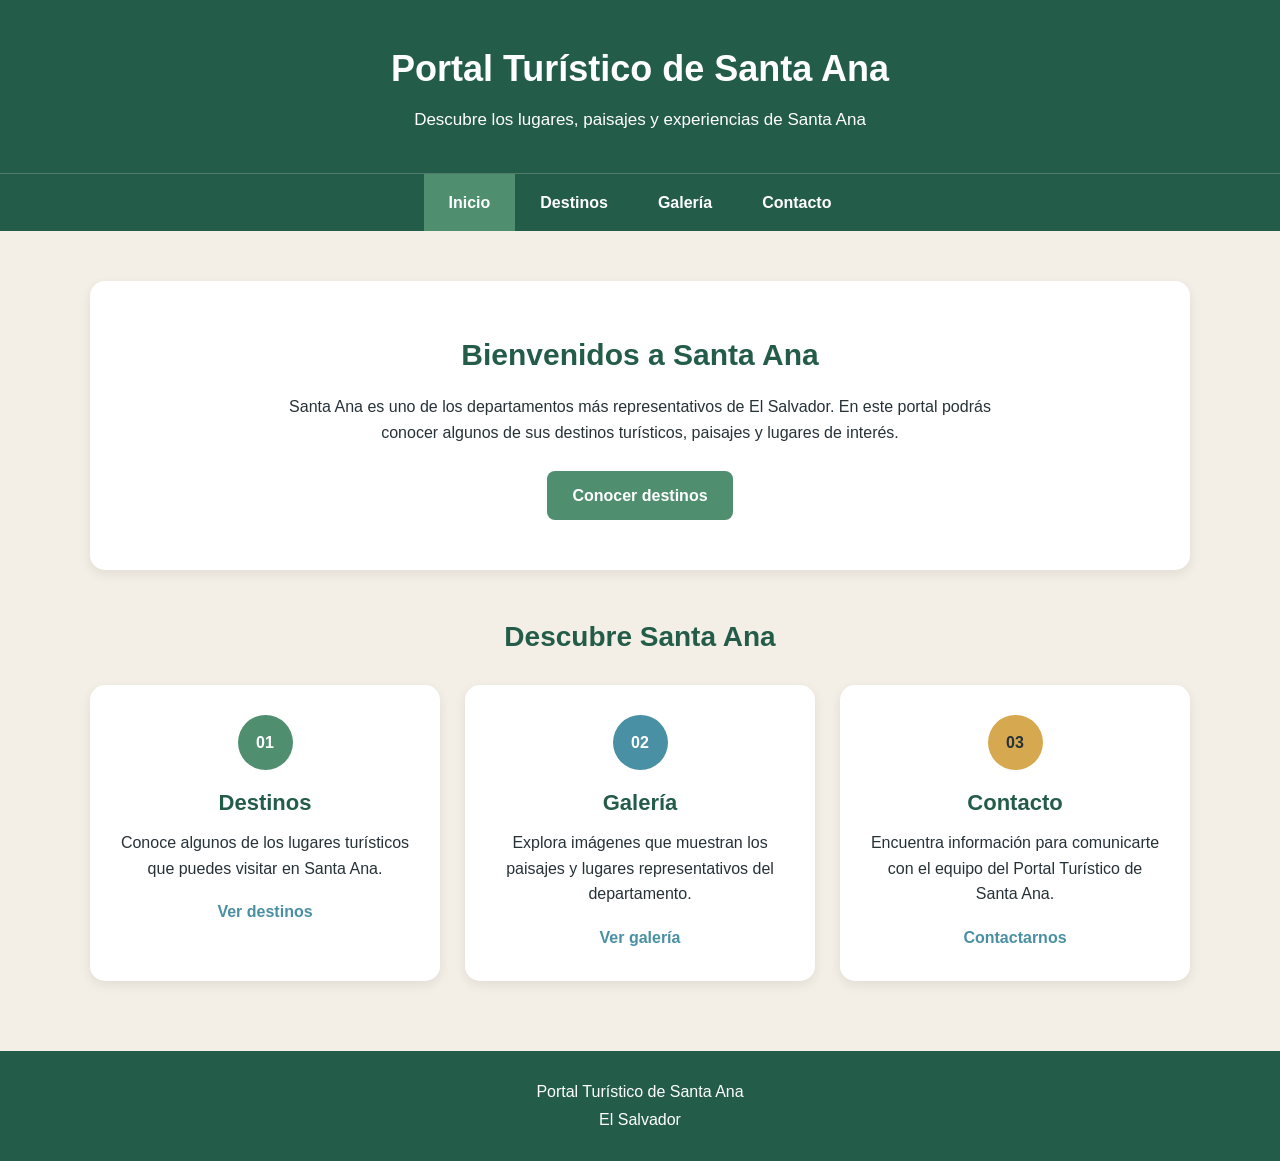
<file: index.html>
<!DOCTYPE html>
<html lang="es">
<head>
    <meta charset="UTF-8">
    <meta name="viewport" content="width=device-width, initial-scale=1.0">
    <title>Portal Turístico de Santa Ana</title>
    <link rel="stylesheet" href="css/estilos.css">
</head>
<body>

    <header class="encabezado">
        <div class="contenedor">
            <h1>Portal Turístico de Santa Ana</h1>
            <p>Descubre los lugares, paisajes y experiencias de Santa Ana</p>
        </div>
    </header>

    <nav class="navegacion">
        <div class="contenedor">
            <a href="index.html" class="activo">Inicio</a>
            <a href="destinos.html">Destinos</a>
            <a href="galeria.html">Galería</a>
            <a href="contacto.html">Contacto</a>
        </div>
    </nav>

    <main class="contenedor">

        <section class="bienvenida">
            <h2>Bienvenidos a Santa Ana</h2>

            <p>
                Santa Ana es uno de los departamentos más representativos
                de El Salvador. En este portal podrás conocer algunos de sus
                destinos turísticos, paisajes y lugares de interés.
            </p>

            <a href="destinos.html" class="boton">Conocer destinos</a>
        </section>

        <section class="informacion">
            <h2>Descubre Santa Ana</h2>

            <div class="tarjetas">

                <article class="tarjeta">
                    <div class="icono">01</div>
                    <h3>Destinos</h3>
                    <p>
                        Conoce algunos de los lugares turísticos que puedes
                        visitar en Santa Ana.
                    </p>
                    <a href="destinos.html" class="enlace">Ver destinos</a>
                </article>

                <article class="tarjeta">
                    <div class="icono azul">02</div>
                    <h3>Galería</h3>
                    <p>
                        Explora imágenes que muestran los paisajes y lugares
                        representativos del departamento.
                    </p>
                    <a href="galeria.html" class="enlace">Ver galería</a>
                </article>

                <article class="tarjeta">
                    <div class="icono dorado">03</div>
                    <h3>Contacto</h3>
                    <p>
                        Encuentra información para comunicarte con el equipo
                        del Portal Turístico de Santa Ana.
                    </p>
                    <a href="contacto.html" class="enlace">Contactarnos</a>
                </article>

            </div>
        </section>

    </main>

    <footer class="pie">
        <div class="contenedor">
            <p>Portal Turístico de Santa Ana</p>
            <p>El Salvador</p>
        </div>
    </footer>

</body>
</html>
</file>
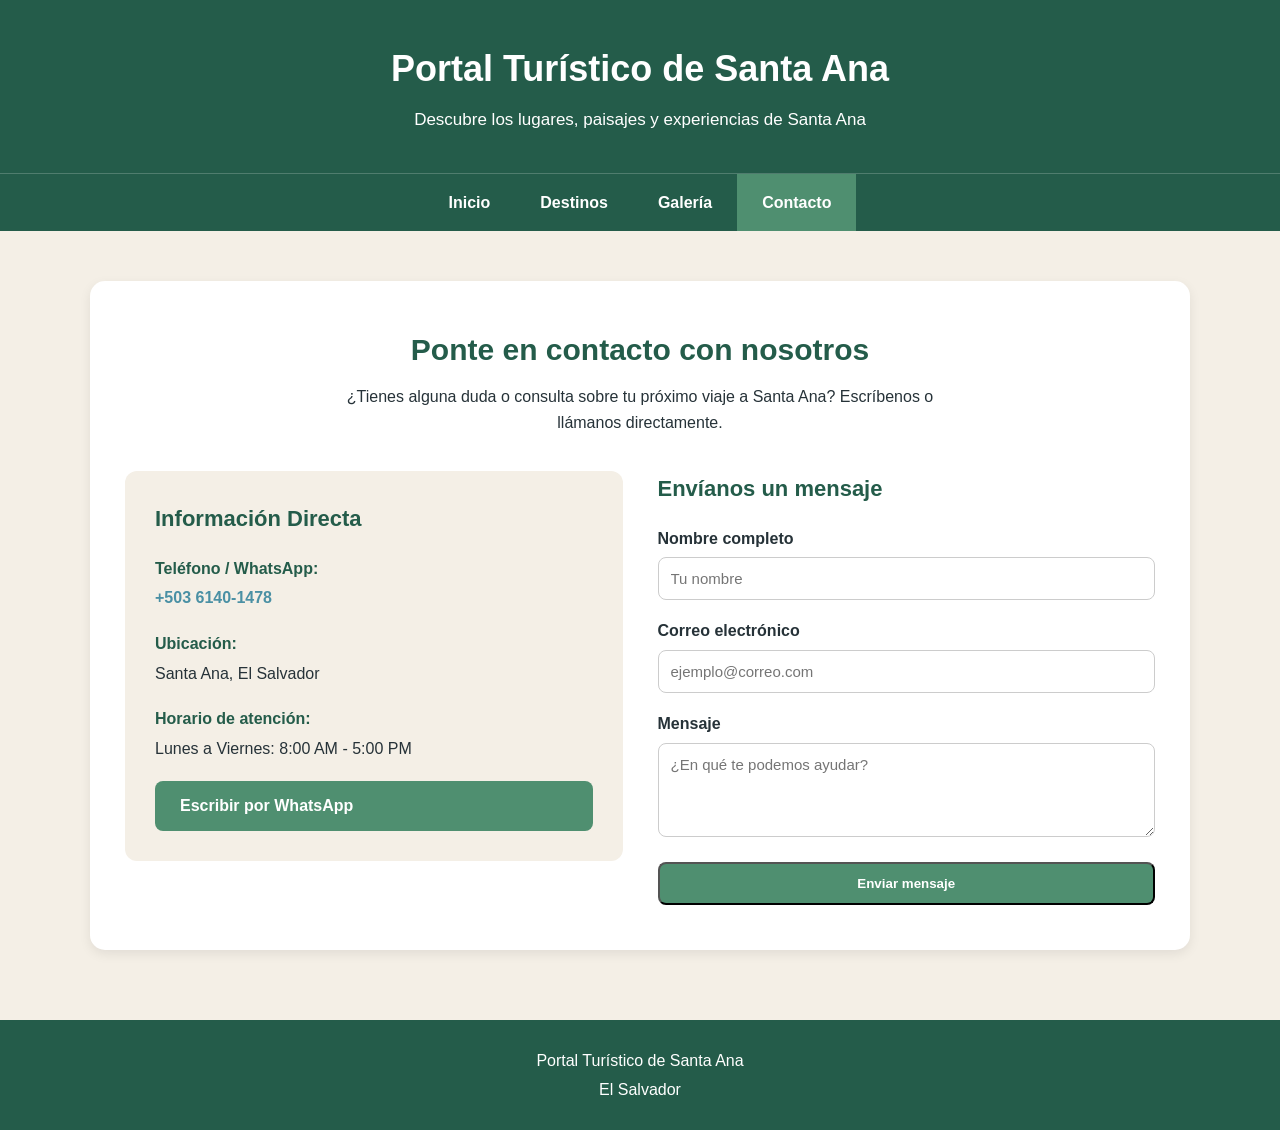
<file: contacto.html>
<!DOCTYPE html>
<html lang="es">
<head>
    <meta charset="UTF-8">
    <meta name="viewport" content="width=device-width, initial-scale=1.0">
    <title>Contacto - Portal Turístico de Santa Ana</title>
    <link rel="stylesheet" href="css/estilos_contacto.css">
    <link rel="stylesheet" href="css/estilos.css">
</head>
<body>

    <header class="encabezado">
        <div class="contenedor">
            <h1>Portal Turístico de Santa Ana</h1>
            <p>Descubre los lugares, paisajes y experiencias de Santa Ana</p>
        </div>
    </header>

    <nav class="navegacion">
        <div class="contenedor">
            <a href="index.html">Inicio</a>
            <a href="destinos.html">Destinos</a>
            <a href="galeria.html">Galería</a>
            <a href="contacto.html" class="activo">Contacto</a>
        </div>
    </nav>

    <main class="contenedor">

        <section class="contacto-seccion">
            <h2>Ponte en contacto con nosotros</h2>
            <p class="subtitulo-contacto">
                ¿Tienes alguna duda o consulta sobre tu próximo viaje a Santa Ana? Escríbenos o llámanos directamente.
            </p>

            <div class="grid-contacto">

                <!-- INFORMACIÓN DE CONTACTO -->
                <div class="info-contacto">
                    <h3>Información Directa</h3>
                    
                    <div class="item-info">
                        <strong>Teléfono / WhatsApp:</strong>
                        <p>
                            <a href="tel:+50361401478" class="enlace">+503 6140-1478</a>
                        </p>
                    </div>

                    <div class="item-info">
                        <strong>Ubicación:</strong>
                        <p>Santa Ana, El Salvador</p>
                    </div>

                    <div class="item-info">
                        <strong>Horario de atención:</strong>
                        <p>Lunes a Viernes: 8:00 AM - 5:00 PM</p>
                    </div>

                    <a href="https://wa.me/50361401478" target="_blank" class="boton">
                        Escribir por WhatsApp
                    </a>
                </div>

                <!-- FORMULARIO DE CONTACTO -->
                <form class="formulario-contacto">
                    <h3>Envíanos un mensaje</h3>

                    <div class="campo">
                        <label for="nombre">Nombre completo</label>
                        <input type="text" id="nombre" name="nombre" placeholder="Tu nombre" required>
                    </div>

                    <div class="campo">
                        <label for="correo">Correo electrónico</label>
                        <input type="email" id="correo" name="correo" placeholder="ejemplo@correo.com" required>
                    </div>

                    <div class="campo">
                        <label for="mensaje">Mensaje</label>
                        <textarea id="mensaje" name="mensaje" rows="4" placeholder="¿En qué te podemos ayudar?" required></textarea>
                    </div>

                    <button type="submit" class="boton">Enviar mensaje</button>
                </form>

            </div>
        </section>

    </main>

    <footer class="pie">
        <div class="contenedor">
            <p>Portal Turístico de Santa Ana</p>
            <p>El Salvador</p>
        </div>
    </footer>

</body>
</html>
</file>
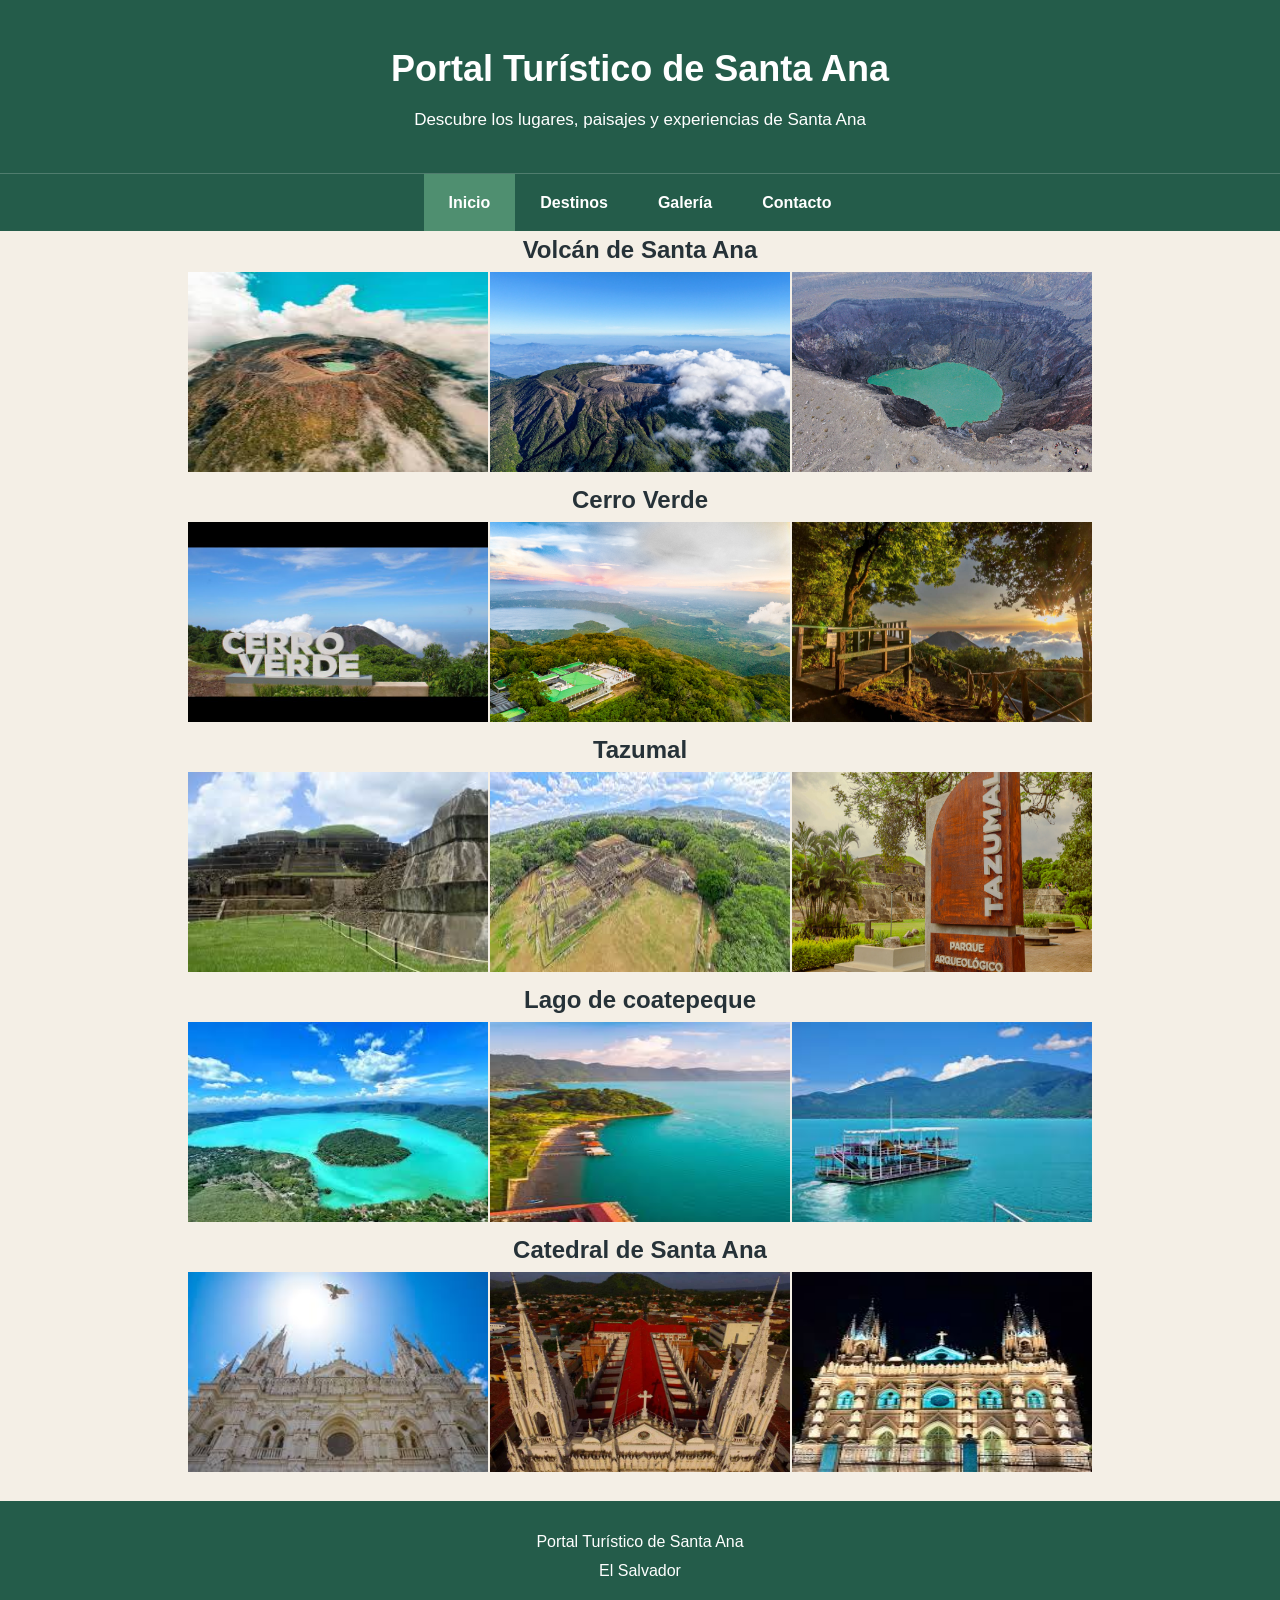
<file: galeria.html>
<!DOCTYPE html>
<html lang="es">

<head>
    <meta charset="UTF-8">
    <meta name="viewport" content="width=device-width, initial-scale=1.0">
    <title>Portal Turístico de Santa Ana</title>
    <link rel="stylesheet" href="css/estilos.css">
</head>

<body>

    <header class="encabezado">
        <div class="contenedor">
            <h1>Portal Turístico de Santa Ana</h1>
            <p>Descubre los lugares, paisajes y experiencias de Santa Ana</p>
        </div>
    </header>

    <nav class="navegacion">
        <div class="contenedor">
            <a href="index.html" class="activo">Inicio</a>
            <a href="destinos.html">Destinos</a>
            <a href="galeria.html">Galería</a>
            <a href="contacto.html">Contacto</a>
        </div>
    </nav>

    <center>

        <!-- VOLCÁN DE SANTA ANA -->
        <h2>Volcán de Santa Ana</h2>

        <table>
            <tr>
                <td>
                    <img src="img/volcan 2.jpg"
                         alt="Volcán de Santa Ana"
                         width="300"
                         height="200">
                </td>

                <td>
                    <img src="img/volcan.jpg"
                         alt="Volcán de Santa Ana"
                         width="300"
                         height="200">
                </td>

                <td>
                    <img src="img/crater.jpg"
                         alt="Crater del Volcán de Santa Ana"
                         width="300"
                         height="200">
                </td>
            </tr>
        </table>


        <!-- CERRO VERDE -->
        <h2>Cerro Verde</h2>

        <table>
            <tr>
                <td>
                    <img src="img/cerro verde.jpg"
                         alt="Cerro Verde"
                         width="300"
                         height="200">
                </td>

                <td>
                    <img src="img/parque.jpg"
                         alt="Parque Cerro Verde"
                         width="300"
                         height="200">
                </td>

                <td>
                    <img src="img/vistas.jpg"
                         alt="Vistas del Cerro Verde"
                         width="300"
                         height="200">
                </td>
            </tr>
        </table>


        <!-- TAZUMAL -->
        <h2>Tazumal</h2>

        <table>
            <tr>
                <td>
                    <img src="img/tazumal.jpg"
                         alt="Tazumal"
                         width="300"
                         height="200">
                </td>

                <td>
                    <img src="img/tazumal 1.jpg"
                         alt="Tazumal"
                         width="300"
                         height="200">
                </td>

                <td>
                    <img src="img/tazumal parque.jpg"
                         alt="Parque Arqueológico Tazumal"
                         width="300"
                         height="200">
                </td>
            </tr>
        </table>


        <h2>Lago de coatepeque</h2>

        <table>
            <tr>
                <td>
                    <img src="img/lago 1.jpg"
                        
                         width="300"
                         height="200">
                </td>

                <td>
                    <img src="img/lago 2.jpg"
                         
                         width="300"
                         height="200">
                </td>

                <td>
                    <img src="img/lago.jpg"
                         
                         width="300"
                         height="200">
                </td>
            </tr>
        </table>



        <h2>Catedral de Santa Ana</h2>

        <table>
            <tr>
                <td>
                    <img src="img/catedral.jpg"
                        
                         width="300"
                         height="200">
                </td>

                <td>
                    <img src="img/catedral 3.jpg"
                         
                         width="300"
                         height="200">
                </td>

                <td>
                    <img src="img/catedral 2.jpg"
                         
                         width="300"
                         height="200">
                </td>
            </tr>
        </table>


        
    </center>

    <footer class="pie">
        <div class="contenedor">
            <p>Portal Turístico de Santa Ana</p>
            <p>El Salvador</p>
        </div>
    </footer>

</body>
</html>
</file>
<file: css/estilos.css>
* {
    margin: 0;
    padding: 0;
    box-sizing: border-box;
}

body {
    font-family: Arial, sans-serif;
    background-color: #F4EFE6;
    color: #263238;
    line-height: 1.6;
}

.contenedor {
    width: 90%;
    max-width: 1100px;
    margin: 0 auto;
}

/* ENCABEZADO */

.encabezado {
    background-color: #245C4A;
    color: #FFFFFF;
    text-align: center;
    padding: 40px 20px;
}

.encabezado h1 {
    font-size: 36px;
    margin-bottom: 8px;
}

.encabezado p {
    font-size: 17px;
}

/* NAVEGACIÓN */

.navegacion {
    background-color: #245C4A;
    border-top: 1px solid rgba(255, 255, 255, 0.2);
}

.navegacion .contenedor {
    display: flex;
    justify-content: center;
    align-items: center;
}

.navegacion a {
    color: #FFFFFF;
    text-decoration: none;
    padding: 16px 25px;
    font-weight: bold;
    transition: 0.3s;
}

.navegacion a:hover,
.navegacion a.activo {
    background-color: #4F8F70;
}

/* CONTENIDO PRINCIPAL */

main {
    padding: 50px 0;
}

/* BIENVENIDA */

.bienvenida {
    background-color: #FFFFFF;
    text-align: center;
    padding: 50px 30px;
    border-radius: 15px;
    margin-bottom: 45px;
    box-shadow: 0 4px 12px rgba(0, 0, 0, 0.08);
}

.bienvenida h2 {
    color: #245C4A;
    font-size: 30px;
    margin-bottom: 15px;
}

.bienvenida p {
    max-width: 750px;
    margin: 0 auto 25px;
}

/* BOTÓN */

.boton {
    display: inline-block;
    background-color: #4F8F70;
    color: #FFFFFF;
    text-decoration: none;
    padding: 12px 25px;
    border-radius: 8px;
    font-weight: bold;
    transition: 0.3s;
}

.boton:hover {
    background-color: #D6A84F;
    color: #263238;
}

/* INFORMACIÓN */

.informacion h2 {
    text-align: center;
    color: #245C4A;
    margin-bottom: 25px;
    font-size: 28px;
}

/* TARJETAS */

.tarjetas {
    display: grid;
    grid-template-columns: repeat(3, 1fr);
    gap: 25px;
}

.tarjeta {
    background-color: #FFFFFF;
    padding: 30px;
    border-radius: 15px;
    text-align: center;
    box-shadow: 0 4px 12px rgba(0, 0, 0, 0.08);
}

.tarjeta h3 {
    color: #245C4A;
    margin: 15px 0 10px;
    font-size: 22px;
}

.tarjeta p {
    margin-bottom: 18px;
}

/* DETALLES DE LAS TARJETAS */

.icono {
    width: 55px;
    height: 55px;
    background-color: #4F8F70;
    color: #FFFFFF;
    border-radius: 50%;
    display: flex;
    align-items: center;
    justify-content: center;
    margin: 0 auto;
    font-weight: bold;
}

.icono.azul {
    background-color: #4A90A4;
}

.icono.dorado {
    background-color: #D6A84F;
    color: #263238;
}

/* ENLACES */

.enlace {
    color: #4A90A4;
    text-decoration: none;
    font-weight: bold;
}

.enlace:hover {
    color: #D6A84F;
}

/* PIE DE PÁGINA */

.pie {
    background-color: #245C4A;
    color: #FFFFFF;
    text-align: center;
    padding: 25px;
    margin-top: 20px;
}

.pie p {
    margin: 3px 0;
}

/* DISEÑO PARA CELULARES */

@media (max-width: 700px) {

    .encabezado h1 {
        font-size: 28px;
    }

    .navegacion .contenedor {
        flex-direction: column;
    }

    .navegacion a {
        width: 100%;
        text-align: center;
    }

    .tarjetas {
        grid-template-columns: 1fr;
    }
}
</file>
<file: css/estilos_contacto.css>
.contacto-seccion {
    background-color: #FFFFFF;
    padding: 45px 35px;
    border-radius: 15px;
    box-shadow: 0 4px 12px rgba(0, 0, 0, 0.08);
}

.contacto-seccion h2 {
    color: #245C4A;
    font-size: 30px;
    text-align: center;
    margin-bottom: 10px;
}

.subtitulo-contacto {
    text-align: center;
    max-width: 650px;
    margin: 0 auto 35px;
}

/* Rejilla de 2 columnas */
.grid-contacto {
    display: grid;
    grid-template-columns: 1fr 1fr;
    gap: 35px;
    align-items: start;
}

/* Columna de Información Directa */
.info-contacto {
    background-color: #F4EFE6;
    padding: 30px;
    border-radius: 12px;
}

.info-contacto h3, 
.formulario-contacto h3 {
    color: #245C4A;
    font-size: 22px;
    margin-bottom: 20px;
}

.item-info {
    margin-bottom: 20px;
}

.item-info strong {
    color: #245C4A;
    display: block;
    margin-bottom: 4px;
}

.info-contacto .boton {
    width: 100%;
}

/* Columna del Formulario */
.formulario-contacto .campo {
    margin-bottom: 18px;
}

.formulario-contacto label {
    display: block;
    font-weight: bold;
    margin-bottom: 6px;
    color: #263238;
}

.formulario-contacto input,
.formulario-contacto textarea {
    width: 100%;
    padding: 12px;
    border: 1px solid #CCCCCC;
    border-radius: 8px;
    font-family: Arial, sans-serif;
    font-size: 15px;
    outline: none;
    transition: 0.3s;
}

.formulario-contacto input:focus,
.formulario-contacto textarea:focus {
    border-color: #4F8F70;
    box-shadow: 0 0 5px rgba(79, 143, 112, 0.3);
}

.formulario-contacto button {
    width: 100%;
    cursor: pointer;
}

/* Adaptación a celulares */
@media (max-width: 700px) {
    .grid-contacto {
        grid-template-columns: 1fr;
    }
}
</file>
